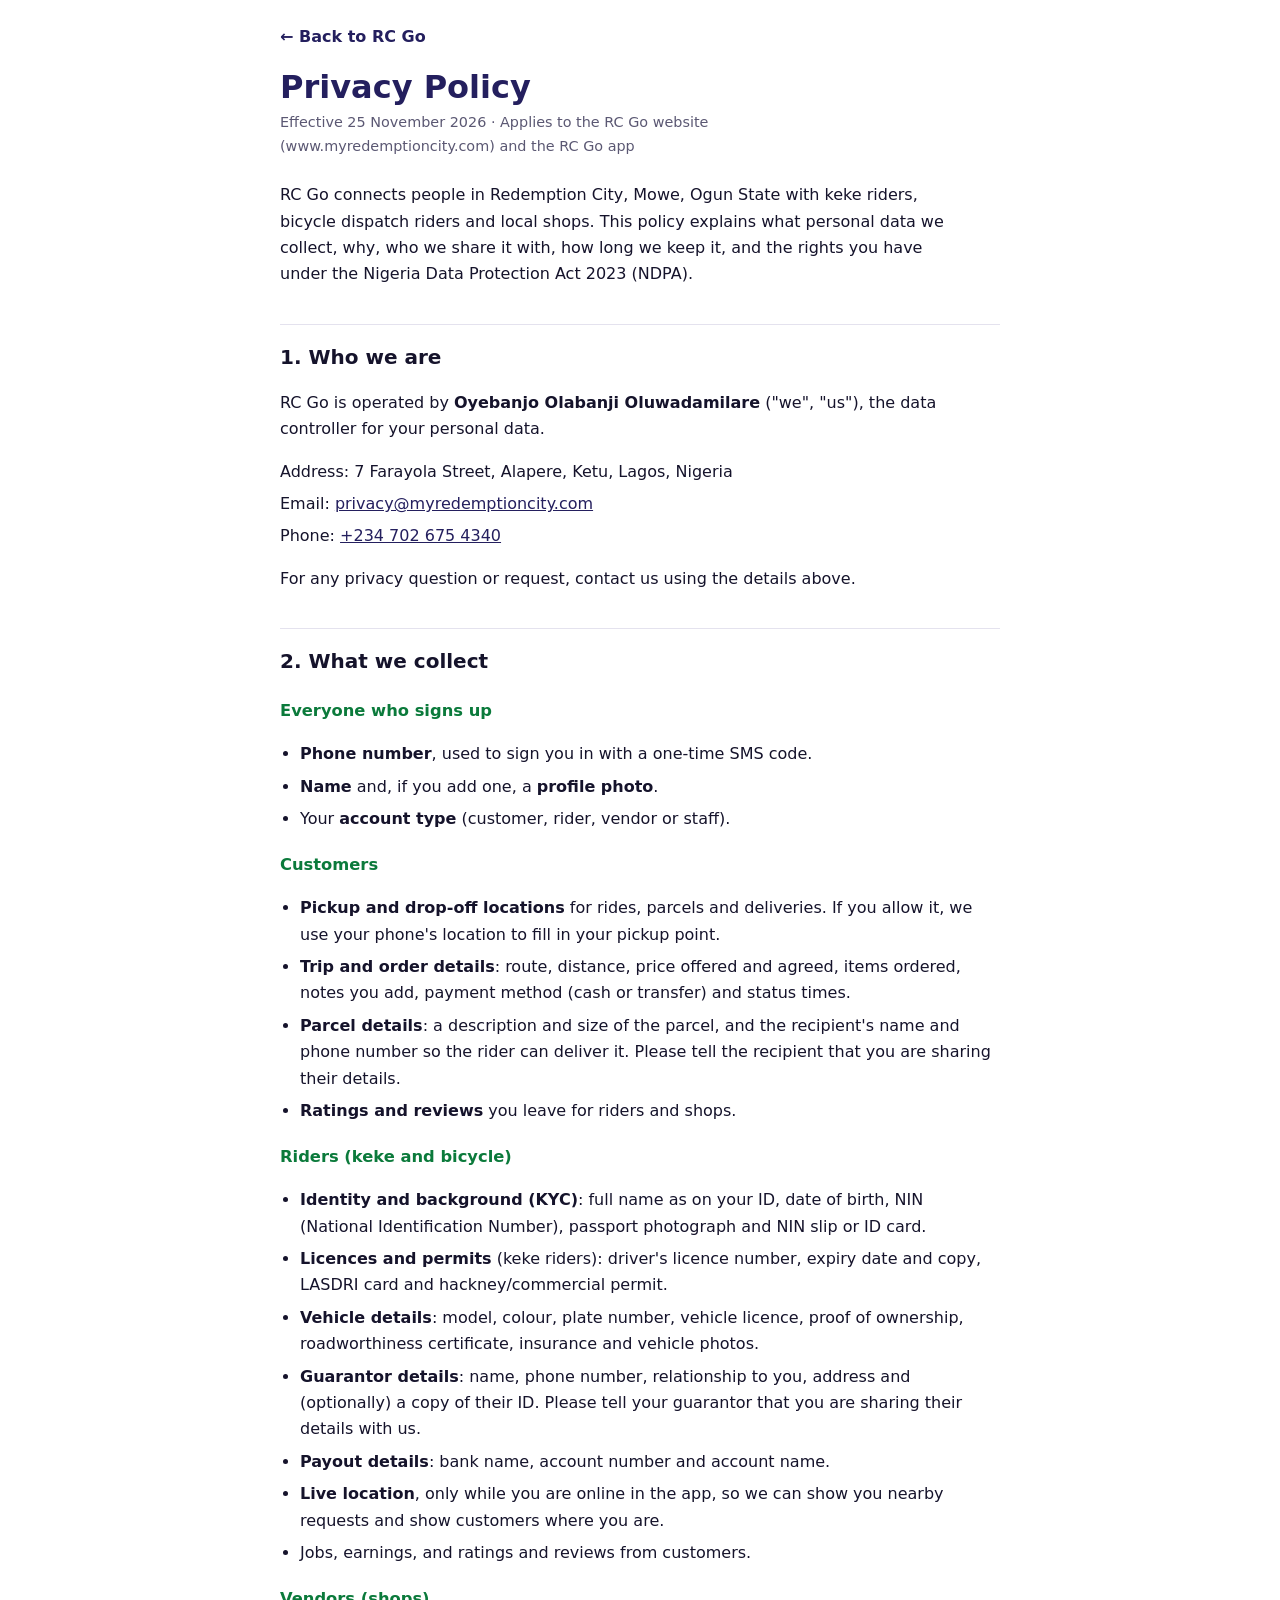
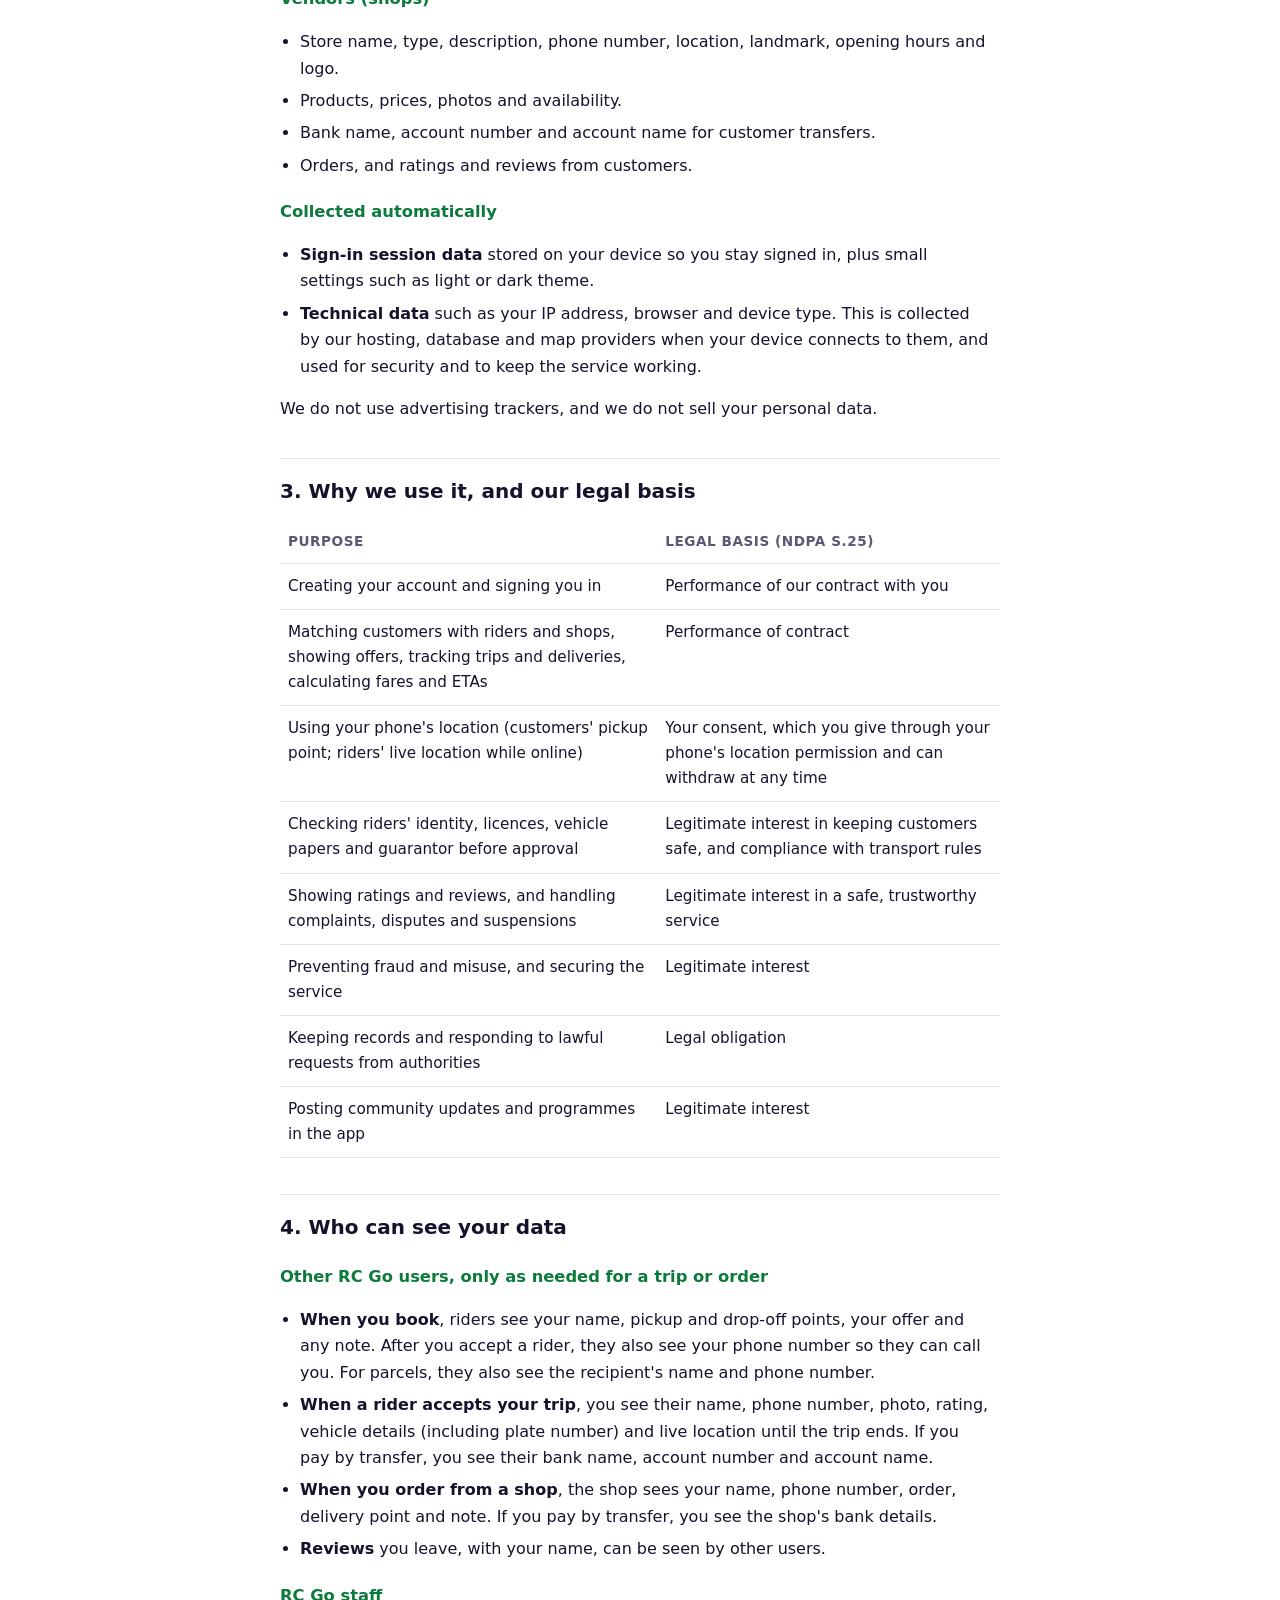
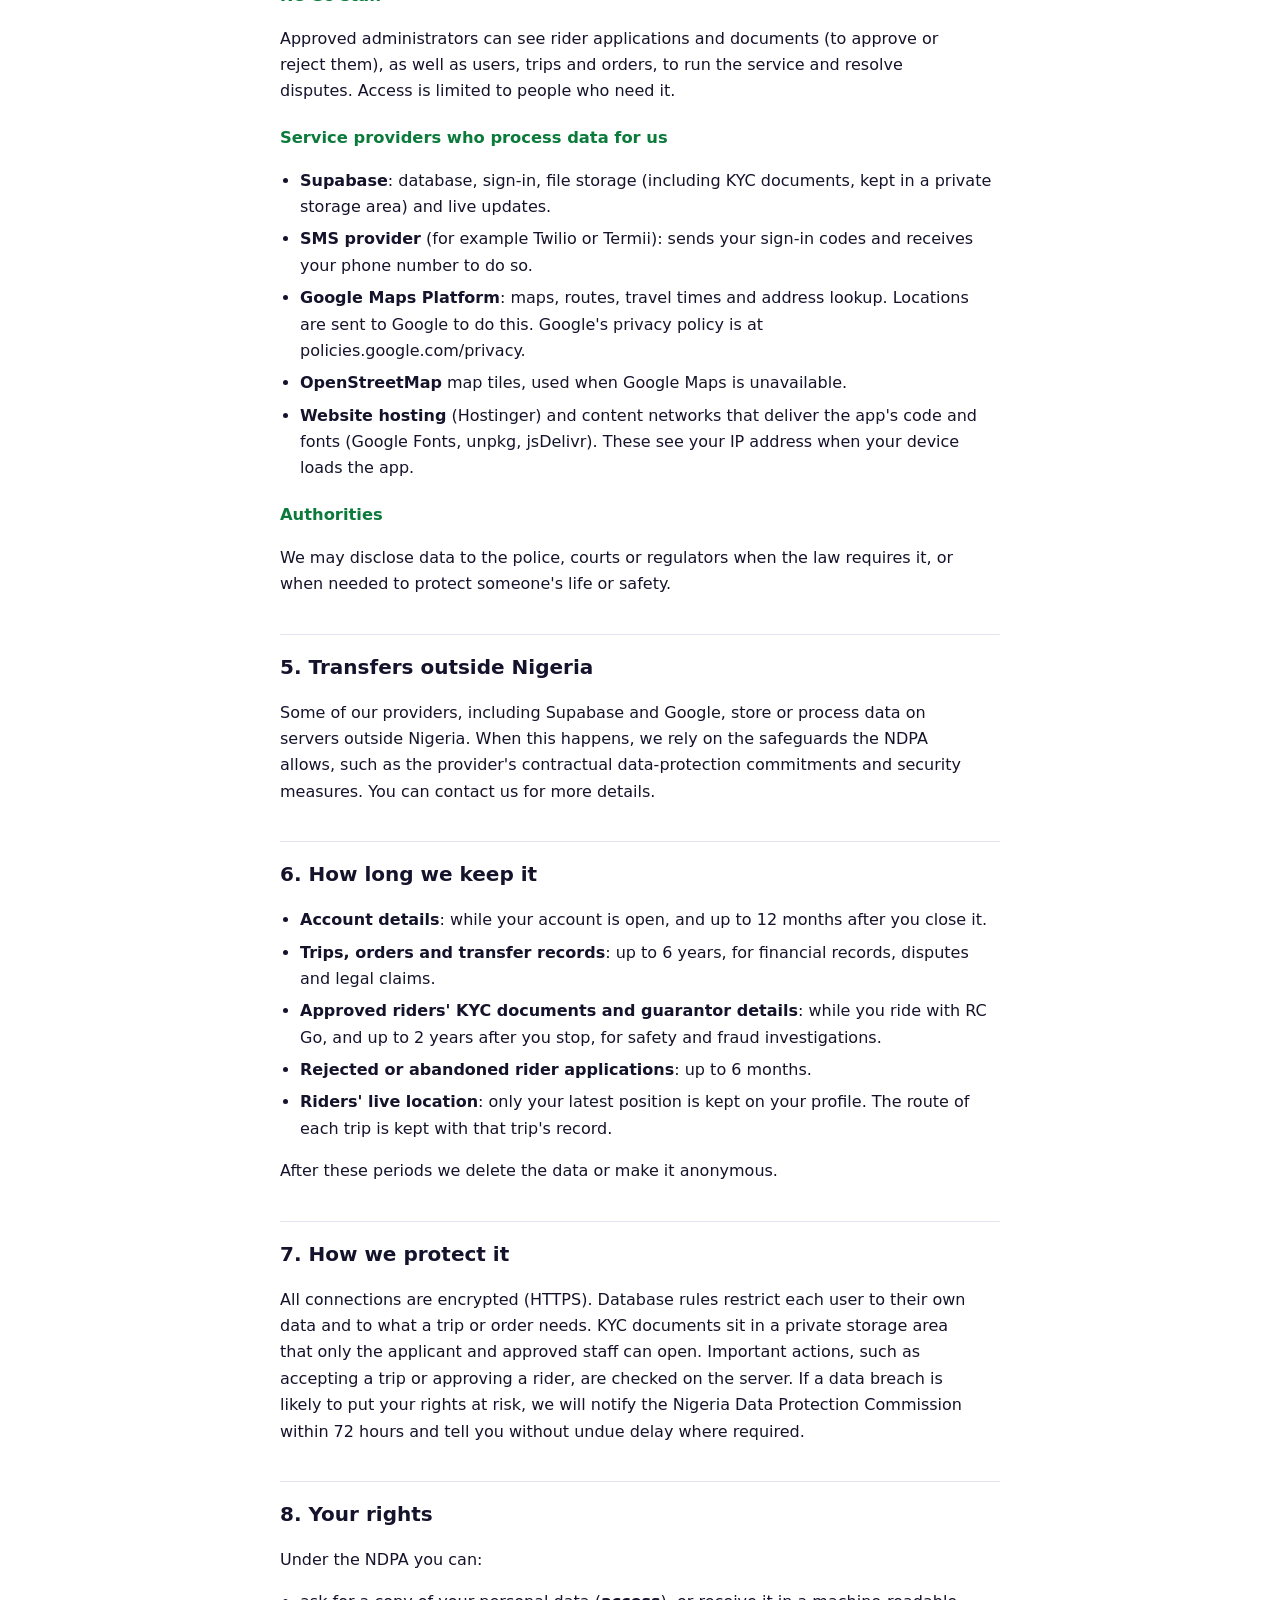
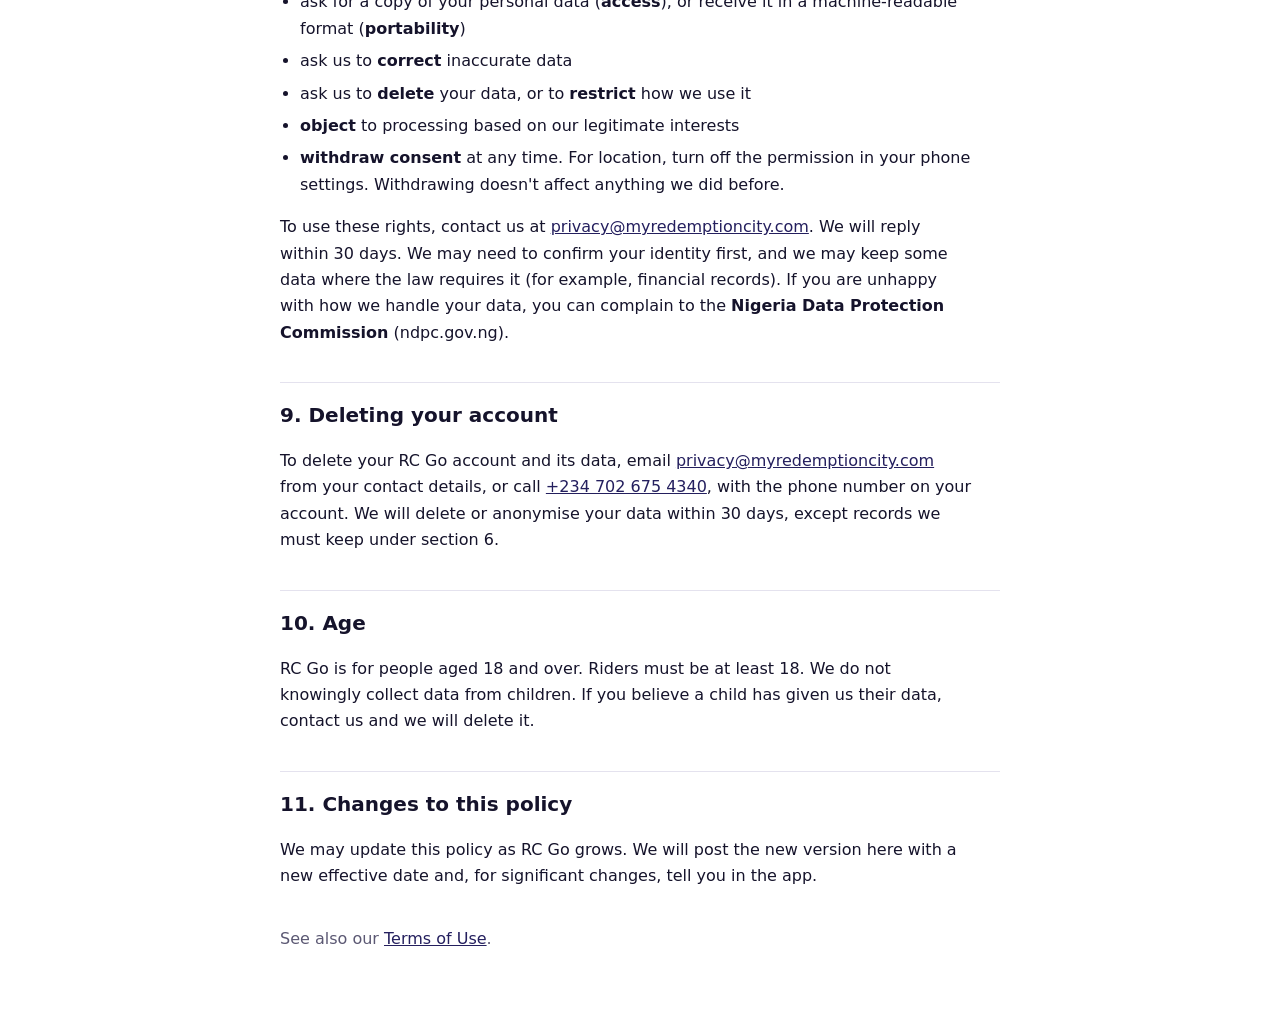
<file: privacy.html>
<!doctype html>
<html lang="en">
<head>
  <meta charset="utf-8">
  <meta name="viewport" content="width=device-width, initial-scale=1, viewport-fit=cover">
  <meta name="theme-color" content="#000000">
  <title>Privacy Policy · RC Go</title>
  <meta name="description" content="How RC Go collects, uses and protects your personal data.">
  <link rel="icon" href="assets/rccg-emblem.png">
  <link rel="manifest" href="manifest.webmanifest">
  <link rel="stylesheet" href="css/legal.css?v=9">
</head>
<body>
<main class="legal">
  <a class="back" href="./">&larr; Back to RC Go</a>
  <h1>Privacy Policy</h1>
  <p class="meta">Effective 25 November 2026 · Applies to the RC Go website (www.myredemptioncity.com) and the RC Go app</p>

  <p>RC Go connects people in Redemption City, Mowe, Ogun State with keke riders, bicycle dispatch riders and local shops. This policy explains what personal data we collect, why, who we share it with, how long we keep it, and the rights you have under the Nigeria Data Protection Act 2023 (NDPA).</p>

  <h2>1. Who we are</h2>
  <p>RC Go is operated by <strong>Oyebanjo Olabanji Oluwadamilare</strong> ("we", "us"), the data controller for your personal data.</p>
  <ul class="contact">
    <li>Address: 7 Farayola Street, Alapere, Ketu, Lagos, Nigeria</li>
    <li>Email: <a href="mailto:privacy@myredemptioncity.com">privacy@myredemptioncity.com</a></li>
    <li>Phone: <a href="tel:+2347026754340">+234 702 675 4340</a></li>
  </ul>
  <p>For any privacy question or request, contact us using the details above.</p>

  <h2>2. What we collect</h2>
  <h3>Everyone who signs up</h3>
  <ul>
    <li><strong>Phone number</strong>, used to sign you in with a one-time SMS code.</li>
    <li><strong>Name</strong> and, if you add one, a <strong>profile photo</strong>.</li>
    <li>Your <strong>account type</strong> (customer, rider, vendor or staff).</li>
  </ul>
  <h3>Customers</h3>
  <ul>
    <li><strong>Pickup and drop-off locations</strong> for rides, parcels and deliveries. If you allow it, we use your phone's location to fill in your pickup point.</li>
    <li><strong>Trip and order details</strong>: route, distance, price offered and agreed, items ordered, notes you add, payment method (cash or transfer) and status times.</li>
    <li><strong>Parcel details</strong>: a description and size of the parcel, and the recipient's name and phone number so the rider can deliver it. Please tell the recipient that you are sharing their details.</li>
    <li><strong>Ratings and reviews</strong> you leave for riders and shops.</li>
  </ul>
  <h3>Riders (keke and bicycle)</h3>
  <ul>
    <li><strong>Identity and background (KYC)</strong>: full name as on your ID, date of birth, NIN (National Identification Number), passport photograph and NIN slip or ID card.</li>
    <li><strong>Licences and permits</strong> (keke riders): driver's licence number, expiry date and copy, LASDRI card and hackney/commercial permit.</li>
    <li><strong>Vehicle details</strong>: model, colour, plate number, vehicle licence, proof of ownership, roadworthiness certificate, insurance and vehicle photos.</li>
    <li><strong>Guarantor details</strong>: name, phone number, relationship to you, address and (optionally) a copy of their ID. Please tell your guarantor that you are sharing their details with us.</li>
    <li><strong>Payout details</strong>: bank name, account number and account name.</li>
    <li><strong>Live location</strong>, only while you are online in the app, so we can show you nearby requests and show customers where you are.</li>
    <li>Jobs, earnings, and ratings and reviews from customers.</li>
  </ul>
  <h3>Vendors (shops)</h3>
  <ul>
    <li>Store name, type, description, phone number, location, landmark, opening hours and logo.</li>
    <li>Products, prices, photos and availability.</li>
    <li>Bank name, account number and account name for customer transfers.</li>
    <li>Orders, and ratings and reviews from customers.</li>
  </ul>
  <h3>Collected automatically</h3>
  <ul>
    <li><strong>Sign-in session data</strong> stored on your device so you stay signed in, plus small settings such as light or dark theme.</li>
    <li><strong>Technical data</strong> such as your IP address, browser and device type. This is collected by our hosting, database and map providers when your device connects to them, and used for security and to keep the service working.</li>
  </ul>
  <p>We do not use advertising trackers, and we do not sell your personal data.</p>

  <h2>3. Why we use it, and our legal basis</h2>
  <table>
    <thead><tr><th>Purpose</th><th>Legal basis (NDPA s.25)</th></tr></thead>
    <tbody>
      <tr><td>Creating your account and signing you in</td><td>Performance of our contract with you</td></tr>
      <tr><td>Matching customers with riders and shops, showing offers, tracking trips and deliveries, calculating fares and ETAs</td><td>Performance of contract</td></tr>
      <tr><td>Using your phone's location (customers' pickup point; riders' live location while online)</td><td>Your consent, which you give through your phone's location permission and can withdraw at any time</td></tr>
      <tr><td>Checking riders' identity, licences, vehicle papers and guarantor before approval</td><td>Legitimate interest in keeping customers safe, and compliance with transport rules</td></tr>
      <tr><td>Showing ratings and reviews, and handling complaints, disputes and suspensions</td><td>Legitimate interest in a safe, trustworthy service</td></tr>
      <tr><td>Preventing fraud and misuse, and securing the service</td><td>Legitimate interest</td></tr>
      <tr><td>Keeping records and responding to lawful requests from authorities</td><td>Legal obligation</td></tr>
      <tr><td>Posting community updates and programmes in the app</td><td>Legitimate interest</td></tr>
    </tbody>
  </table>

  <h2>4. Who can see your data</h2>
  <h3>Other RC Go users, only as needed for a trip or order</h3>
  <ul>
    <li><strong>When you book</strong>, riders see your name, pickup and drop-off points, your offer and any note. After you accept a rider, they also see your phone number so they can call you. For parcels, they also see the recipient's name and phone number.</li>
    <li><strong>When a rider accepts your trip</strong>, you see their name, phone number, photo, rating, vehicle details (including plate number) and live location until the trip ends. If you pay by transfer, you see their bank name, account number and account name.</li>
    <li><strong>When you order from a shop</strong>, the shop sees your name, phone number, order, delivery point and note. If you pay by transfer, you see the shop's bank details.</li>
    <li><strong>Reviews</strong> you leave, with your name, can be seen by other users.</li>
  </ul>
  <h3>RC Go staff</h3>
  <p>Approved administrators can see rider applications and documents (to approve or reject them), as well as users, trips and orders, to run the service and resolve disputes. Access is limited to people who need it.</p>
  <h3>Service providers who process data for us</h3>
  <ul>
    <li><strong>Supabase</strong>: database, sign-in, file storage (including KYC documents, kept in a private storage area) and live updates.</li>
    <li><strong>SMS provider</strong> (for example Twilio or Termii): sends your sign-in codes and receives your phone number to do so.</li>
    <li><strong>Google Maps Platform</strong>: maps, routes, travel times and address lookup. Locations are sent to Google to do this. Google's privacy policy is at policies.google.com/privacy.</li>
    <li><strong>OpenStreetMap</strong> map tiles, used when Google Maps is unavailable.</li>
    <li><strong>Website hosting</strong> (Hostinger) and content networks that deliver the app's code and fonts (Google Fonts, unpkg, jsDelivr). These see your IP address when your device loads the app.</li>
  </ul>
  <h3>Authorities</h3>
  <p>We may disclose data to the police, courts or regulators when the law requires it, or when needed to protect someone's life or safety.</p>

  <h2>5. Transfers outside Nigeria</h2>
  <p>Some of our providers, including Supabase and Google, store or process data on servers outside Nigeria. When this happens, we rely on the safeguards the NDPA allows, such as the provider's contractual data-protection commitments and security measures. You can contact us for more details.</p>

  <h2>6. How long we keep it</h2>
  <ul>
    <li><strong>Account details</strong>: while your account is open, and up to 12 months after you close it.</li>
    <li><strong>Trips, orders and transfer records</strong>: up to 6 years, for financial records, disputes and legal claims.</li>
    <li><strong>Approved riders' KYC documents and guarantor details</strong>: while you ride with RC Go, and up to 2 years after you stop, for safety and fraud investigations.</li>
    <li><strong>Rejected or abandoned rider applications</strong>: up to 6 months.</li>
    <li><strong>Riders' live location</strong>: only your latest position is kept on your profile. The route of each trip is kept with that trip's record.</li>
  </ul>
  <p>After these periods we delete the data or make it anonymous.</p>

  <h2>7. How we protect it</h2>
  <p>All connections are encrypted (HTTPS). Database rules restrict each user to their own data and to what a trip or order needs. KYC documents sit in a private storage area that only the applicant and approved staff can open. Important actions, such as accepting a trip or approving a rider, are checked on the server. If a data breach is likely to put your rights at risk, we will notify the Nigeria Data Protection Commission within 72 hours and tell you without undue delay where required.</p>

  <h2>8. Your rights</h2>
  <p>Under the NDPA you can:</p>
  <ul>
    <li>ask for a copy of your personal data (<strong>access</strong>), or receive it in a machine-readable format (<strong>portability</strong>)</li>
    <li>ask us to <strong>correct</strong> inaccurate data</li>
    <li>ask us to <strong>delete</strong> your data, or to <strong>restrict</strong> how we use it</li>
    <li><strong>object</strong> to processing based on our legitimate interests</li>
    <li><strong>withdraw consent</strong> at any time. For location, turn off the permission in your phone settings. Withdrawing doesn't affect anything we did before.</li>
  </ul>
  <p>To use these rights, contact us at <a href="mailto:privacy@myredemptioncity.com">privacy@myredemptioncity.com</a>. We will reply within 30 days. We may need to confirm your identity first, and we may keep some data where the law requires it (for example, financial records). If you are unhappy with how we handle your data, you can complain to the <strong>Nigeria Data Protection Commission</strong> (ndpc.gov.ng).</p>

  <h2>9. Deleting your account</h2>
  <p>To delete your RC Go account and its data, email <a href="mailto:privacy@myredemptioncity.com">privacy@myredemptioncity.com</a> from your contact details, or call <a href="tel:+2347026754340">+234 702 675 4340</a>, with the phone number on your account. We will delete or anonymise your data within 30 days, except records we must keep under section 6.</p>

  <h2>10. Age</h2>
  <p>RC Go is for people aged 18 and over. Riders must be at least 18. We do not knowingly collect data from children. If you believe a child has given us their data, contact us and we will delete it.</p>

  <h2>11. Changes to this policy</h2>
  <p>We may update this policy as RC Go grows. We will post the new version here with a new effective date and, for significant changes, tell you in the app.</p>

  <p class="foot">See also our <a href="terms.html">Terms of Use</a>.</p>
</main>
</body>
</html>
</file>
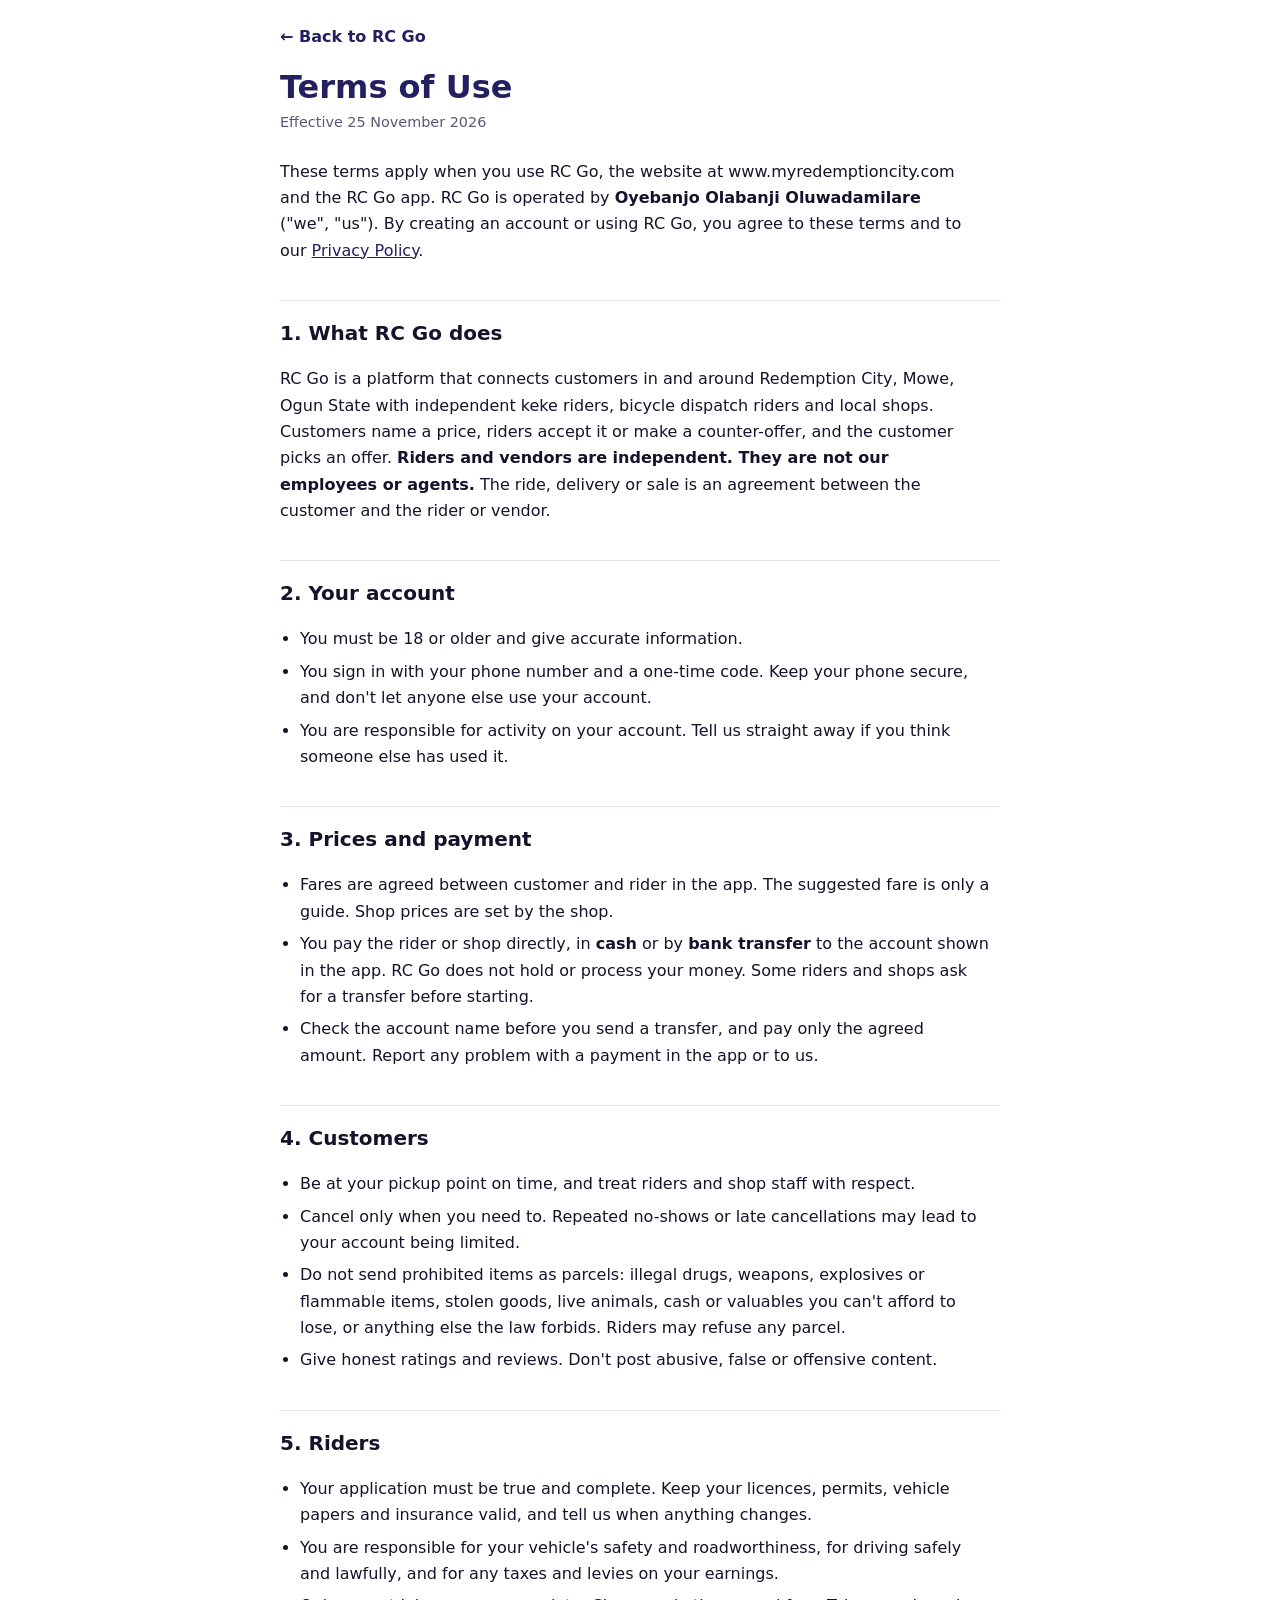
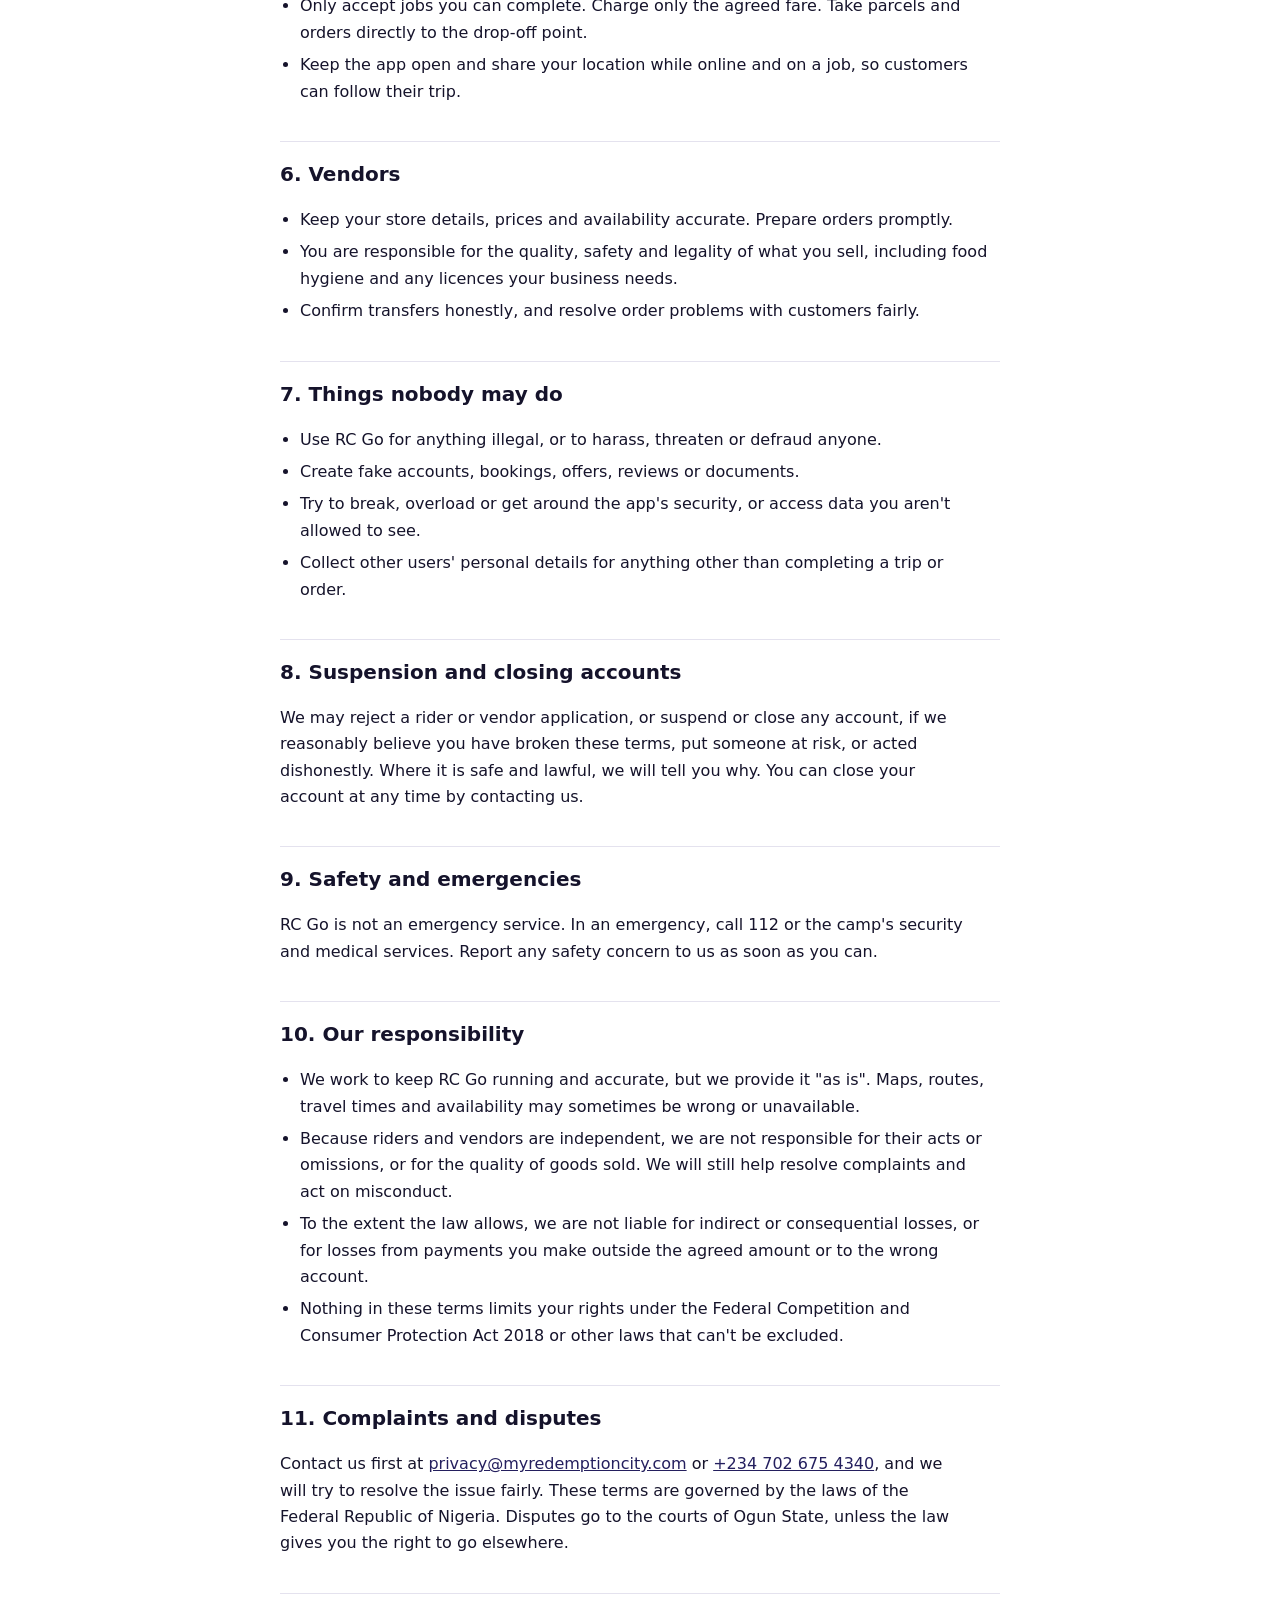
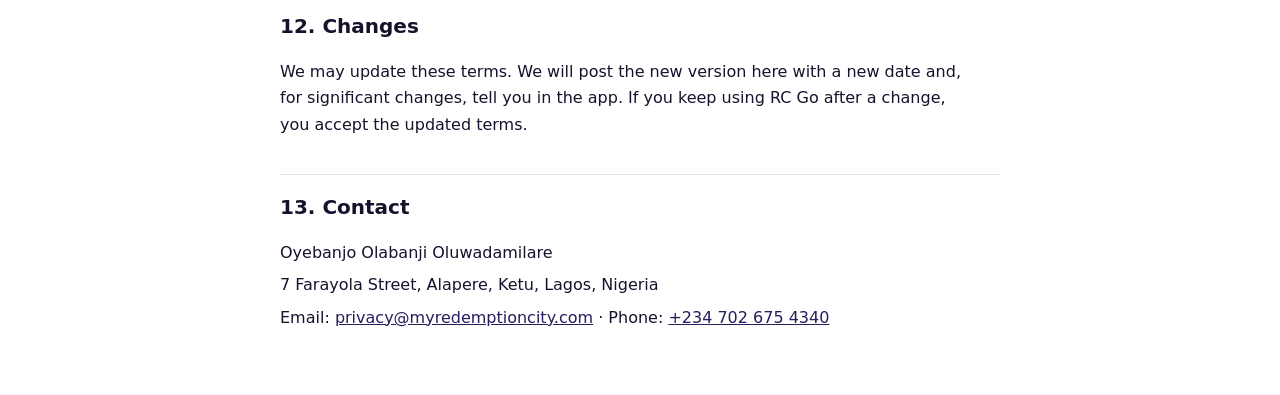
<file: terms.html>
<!doctype html>
<html lang="en">
<head>
  <meta charset="utf-8">
  <meta name="viewport" content="width=device-width, initial-scale=1, viewport-fit=cover">
  <meta name="theme-color" content="#000000">
  <title>Terms of Use · RC Go</title>
  <meta name="description" content="The rules for using RC Go as a customer, rider or vendor.">
  <link rel="icon" href="assets/rccg-emblem.png">
  <link rel="manifest" href="manifest.webmanifest">
  <link rel="stylesheet" href="css/legal.css?v=9">
</head>
<body>
<main class="legal">
  <a class="back" href="./">&larr; Back to RC Go</a>
  <h1>Terms of Use</h1>
  <p class="meta">Effective 25 November 2026</p>

  <p>These terms apply when you use RC Go, the website at www.myredemptioncity.com and the RC Go app. RC Go is operated by <strong>Oyebanjo Olabanji Oluwadamilare</strong> ("we", "us"). By creating an account or using RC Go, you agree to these terms and to our <a href="privacy.html">Privacy Policy</a>.</p>

  <h2>1. What RC Go does</h2>
  <p>RC Go is a platform that connects customers in and around Redemption City, Mowe, Ogun State with independent keke riders, bicycle dispatch riders and local shops. Customers name a price, riders accept it or make a counter-offer, and the customer picks an offer. <strong>Riders and vendors are independent. They are not our employees or agents.</strong> The ride, delivery or sale is an agreement between the customer and the rider or vendor.</p>

  <h2>2. Your account</h2>
  <ul>
    <li>You must be 18 or older and give accurate information.</li>
    <li>You sign in with your phone number and a one-time code. Keep your phone secure, and don't let anyone else use your account.</li>
    <li>You are responsible for activity on your account. Tell us straight away if you think someone else has used it.</li>
  </ul>

  <h2>3. Prices and payment</h2>
  <ul>
    <li>Fares are agreed between customer and rider in the app. The suggested fare is only a guide. Shop prices are set by the shop.</li>
    <li>You pay the rider or shop directly, in <strong>cash</strong> or by <strong>bank transfer</strong> to the account shown in the app. RC Go does not hold or process your money. Some riders and shops ask for a transfer before starting.</li>
    <li>Check the account name before you send a transfer, and pay only the agreed amount. Report any problem with a payment in the app or to us.</li>
  </ul>

  <h2>4. Customers</h2>
  <ul>
    <li>Be at your pickup point on time, and treat riders and shop staff with respect.</li>
    <li>Cancel only when you need to. Repeated no-shows or late cancellations may lead to your account being limited.</li>
    <li>Do not send prohibited items as parcels: illegal drugs, weapons, explosives or flammable items, stolen goods, live animals, cash or valuables you can't afford to lose, or anything else the law forbids. Riders may refuse any parcel.</li>
    <li>Give honest ratings and reviews. Don't post abusive, false or offensive content.</li>
  </ul>

  <h2>5. Riders</h2>
  <ul>
    <li>Your application must be true and complete. Keep your licences, permits, vehicle papers and insurance valid, and tell us when anything changes.</li>
    <li>You are responsible for your vehicle's safety and roadworthiness, for driving safely and lawfully, and for any taxes and levies on your earnings.</li>
    <li>Only accept jobs you can complete. Charge only the agreed fare. Take parcels and orders directly to the drop-off point.</li>
    <li>Keep the app open and share your location while online and on a job, so customers can follow their trip.</li>
  </ul>

  <h2>6. Vendors</h2>
  <ul>
    <li>Keep your store details, prices and availability accurate. Prepare orders promptly.</li>
    <li>You are responsible for the quality, safety and legality of what you sell, including food hygiene and any licences your business needs.</li>
    <li>Confirm transfers honestly, and resolve order problems with customers fairly.</li>
  </ul>

  <h2>7. Things nobody may do</h2>
  <ul>
    <li>Use RC Go for anything illegal, or to harass, threaten or defraud anyone.</li>
    <li>Create fake accounts, bookings, offers, reviews or documents.</li>
    <li>Try to break, overload or get around the app's security, or access data you aren't allowed to see.</li>
    <li>Collect other users' personal details for anything other than completing a trip or order.</li>
  </ul>

  <h2>8. Suspension and closing accounts</h2>
  <p>We may reject a rider or vendor application, or suspend or close any account, if we reasonably believe you have broken these terms, put someone at risk, or acted dishonestly. Where it is safe and lawful, we will tell you why. You can close your account at any time by contacting us.</p>

  <h2>9. Safety and emergencies</h2>
  <p>RC Go is not an emergency service. In an emergency, call 112 or the camp's security and medical services. Report any safety concern to us as soon as you can.</p>

  <h2>10. Our responsibility</h2>
  <ul>
    <li>We work to keep RC Go running and accurate, but we provide it "as is". Maps, routes, travel times and availability may sometimes be wrong or unavailable.</li>
    <li>Because riders and vendors are independent, we are not responsible for their acts or omissions, or for the quality of goods sold. We will still help resolve complaints and act on misconduct.</li>
    <li>To the extent the law allows, we are not liable for indirect or consequential losses, or for losses from payments you make outside the agreed amount or to the wrong account.</li>
    <li>Nothing in these terms limits your rights under the Federal Competition and Consumer Protection Act 2018 or other laws that can't be excluded.</li>
  </ul>

  <h2>11. Complaints and disputes</h2>
  <p>Contact us first at <a href="mailto:privacy@myredemptioncity.com">privacy@myredemptioncity.com</a> or <a href="tel:+2347026754340">+234 702 675 4340</a>, and we will try to resolve the issue fairly. These terms are governed by the laws of the Federal Republic of Nigeria. Disputes go to the courts of Ogun State, unless the law gives you the right to go elsewhere.</p>

  <h2>12. Changes</h2>
  <p>We may update these terms. We will post the new version here with a new date and, for significant changes, tell you in the app. If you keep using RC Go after a change, you accept the updated terms.</p>

  <h2>13. Contact</h2>
  <ul class="contact">
    <li>Oyebanjo Olabanji Oluwadamilare</li>
    <li>7 Farayola Street, Alapere, Ketu, Lagos, Nigeria</li>
    <li>Email: <a href="mailto:privacy@myredemptioncity.com">privacy@myredemptioncity.com</a> · Phone: <a href="tel:+2347026754340">+234 702 675 4340</a></li>
  </ul>
</main>
</body>
</html>
</file>
<file: css/legal.css>
/* RC Go legal pages (Privacy Policy, Terms of Use) — plain, readable, on-brand */
:root { --bg: #FFFFFF; --ink: #15132B; --muted: #5B5873; --line: #E4E2EE; --brand: #241F5E; --green: #0B7A3B; }
@media (prefers-color-scheme: dark) {
  :root { --bg: #000000; --ink: #F2F1F8; --muted: #A6A3BC; --line: #2A2840; --brand: #B9B4FF; --green: #5BD38D; }
}
* { box-sizing: border-box; }
html { -webkit-text-size-adjust: 100%; }
body { margin: 0; background: var(--bg); color: var(--ink); font: 16px/1.65 system-ui, -apple-system, "Segoe UI", Roboto, Arial, sans-serif; }
.legal { max-width: 760px; margin: 0 auto; padding: calc(24px + env(safe-area-inset-top)) 20px calc(48px + env(safe-area-inset-bottom)); }
.back { display: inline-block; margin-bottom: 18px; color: var(--brand); text-decoration: none; font-weight: 600; }
h1 { font-size: 2rem; line-height: 1.2; margin: 0 0 4px; color: var(--brand); }
.meta { color: var(--muted); font-size: .9rem; margin: 0 0 24px; }
h2 { font-size: 1.25rem; margin: 36px 0 8px; padding-top: 16px; border-top: 1px solid var(--line); }
h3 { font-size: 1.02rem; margin: 20px 0 6px; color: var(--green); }
p, li { max-width: 68ch; }
ul { padding-left: 1.25rem; }
li { margin: 6px 0; }
ul.contact { list-style: none; padding: 0; }
a { color: var(--brand); }
table { width: 100%; border-collapse: collapse; margin: 12px 0; font-size: .95rem; }
th, td { text-align: left; vertical-align: top; padding: 10px 8px; border-bottom: 1px solid var(--line); }
th { font-size: .85rem; text-transform: uppercase; letter-spacing: .04em; color: var(--muted); }
.foot { margin-top: 36px; color: var(--muted); }
</file>
